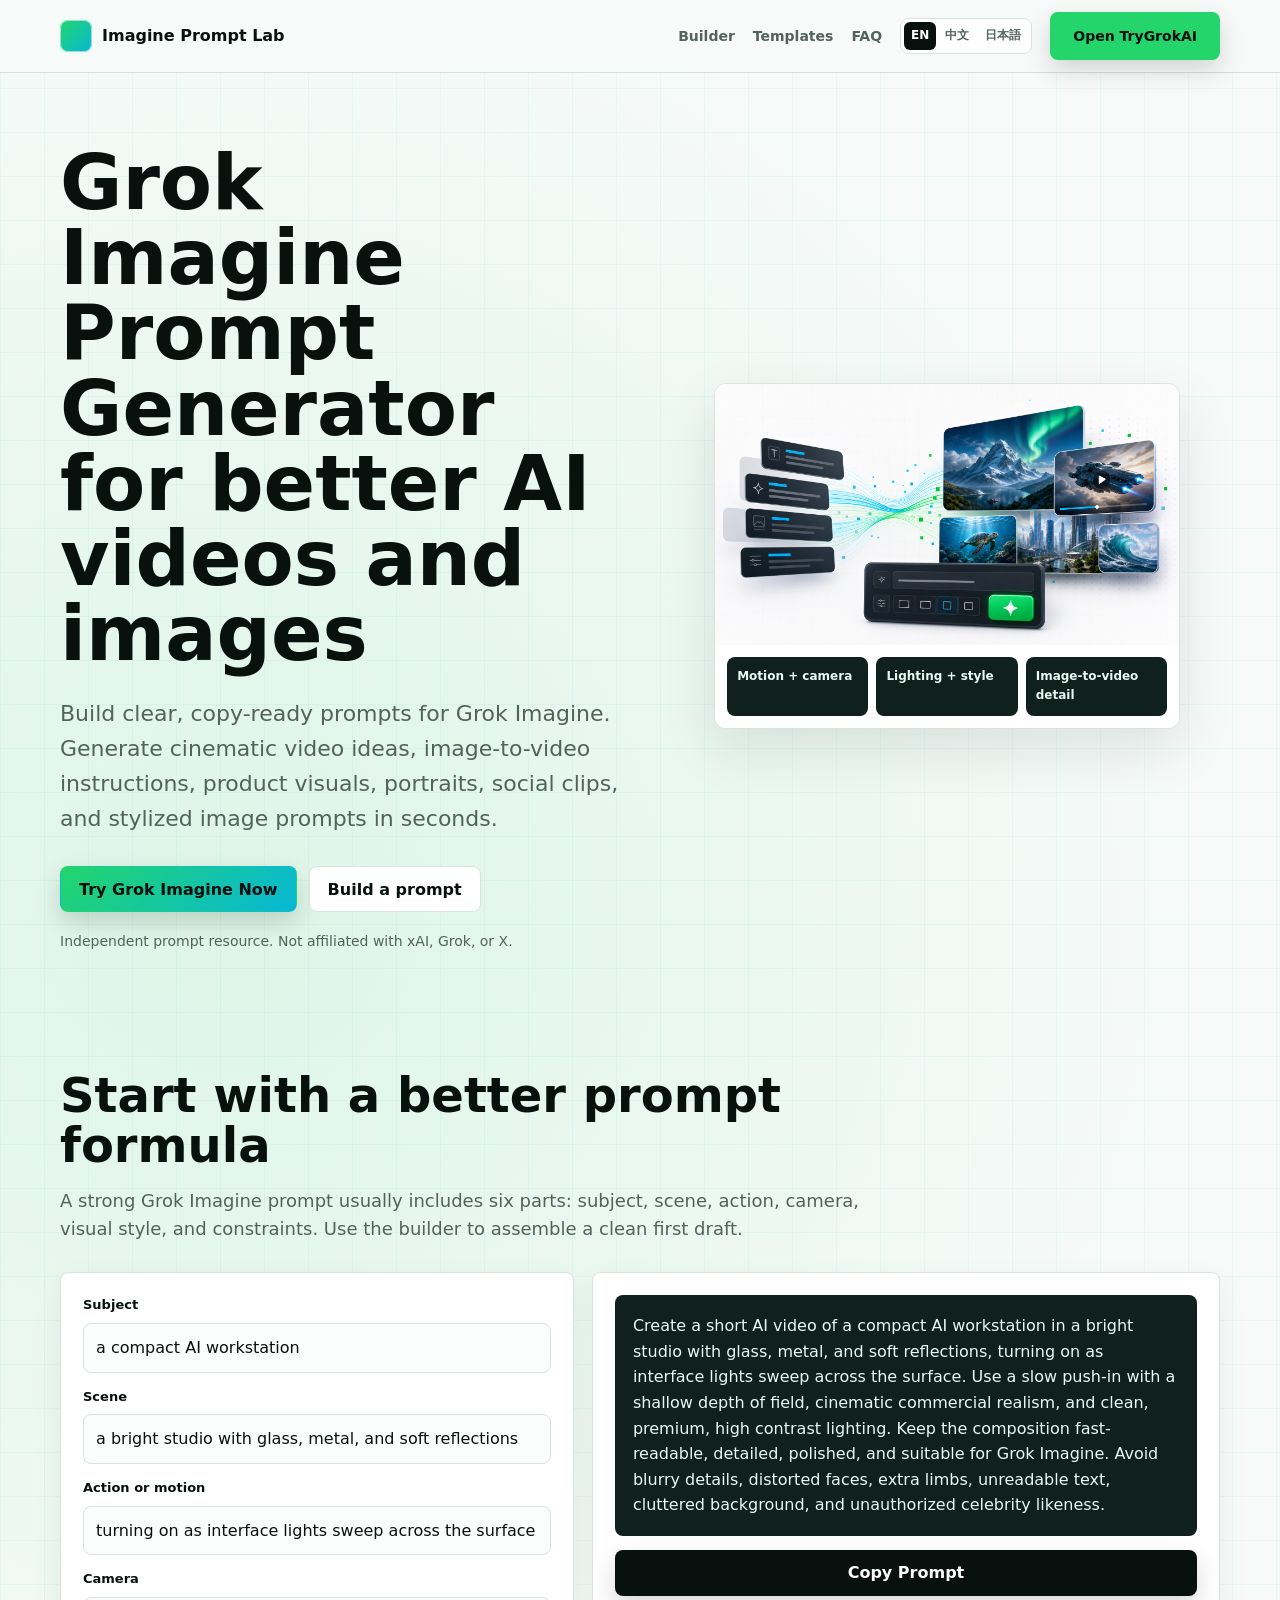
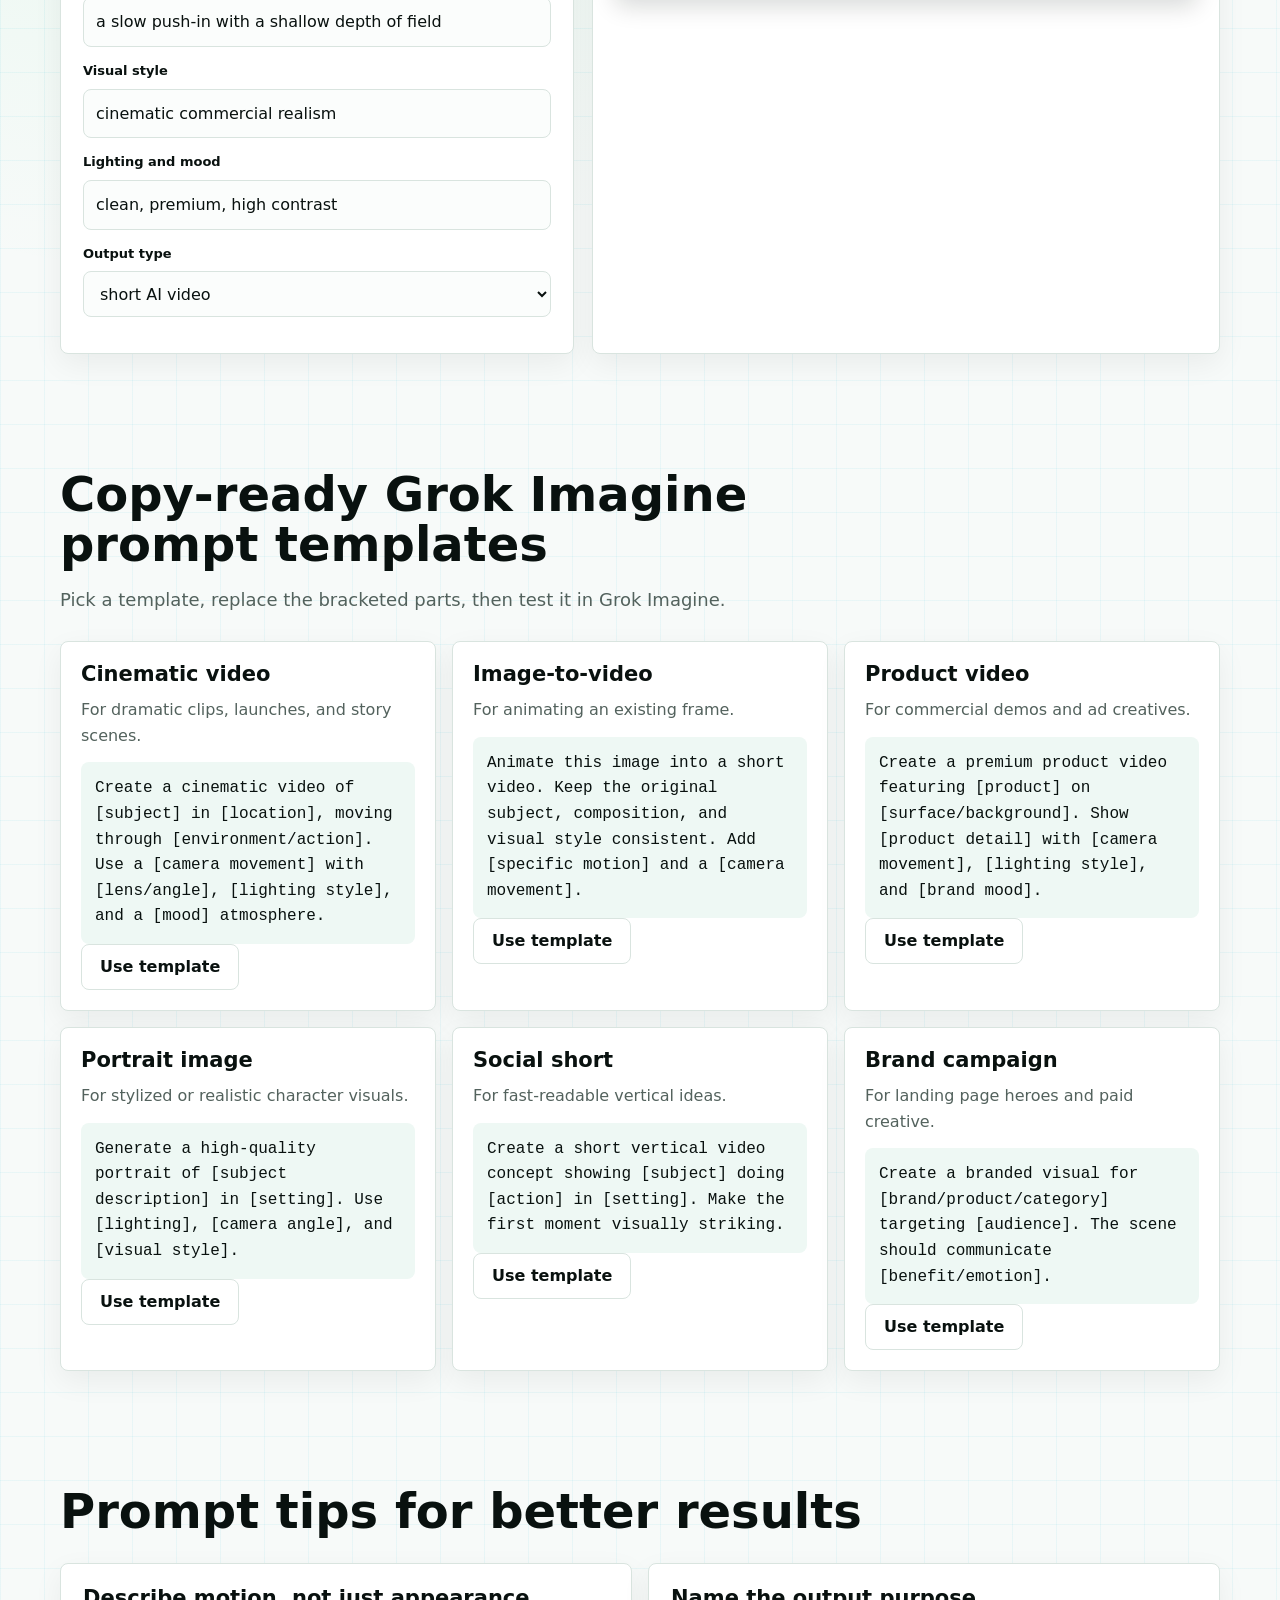
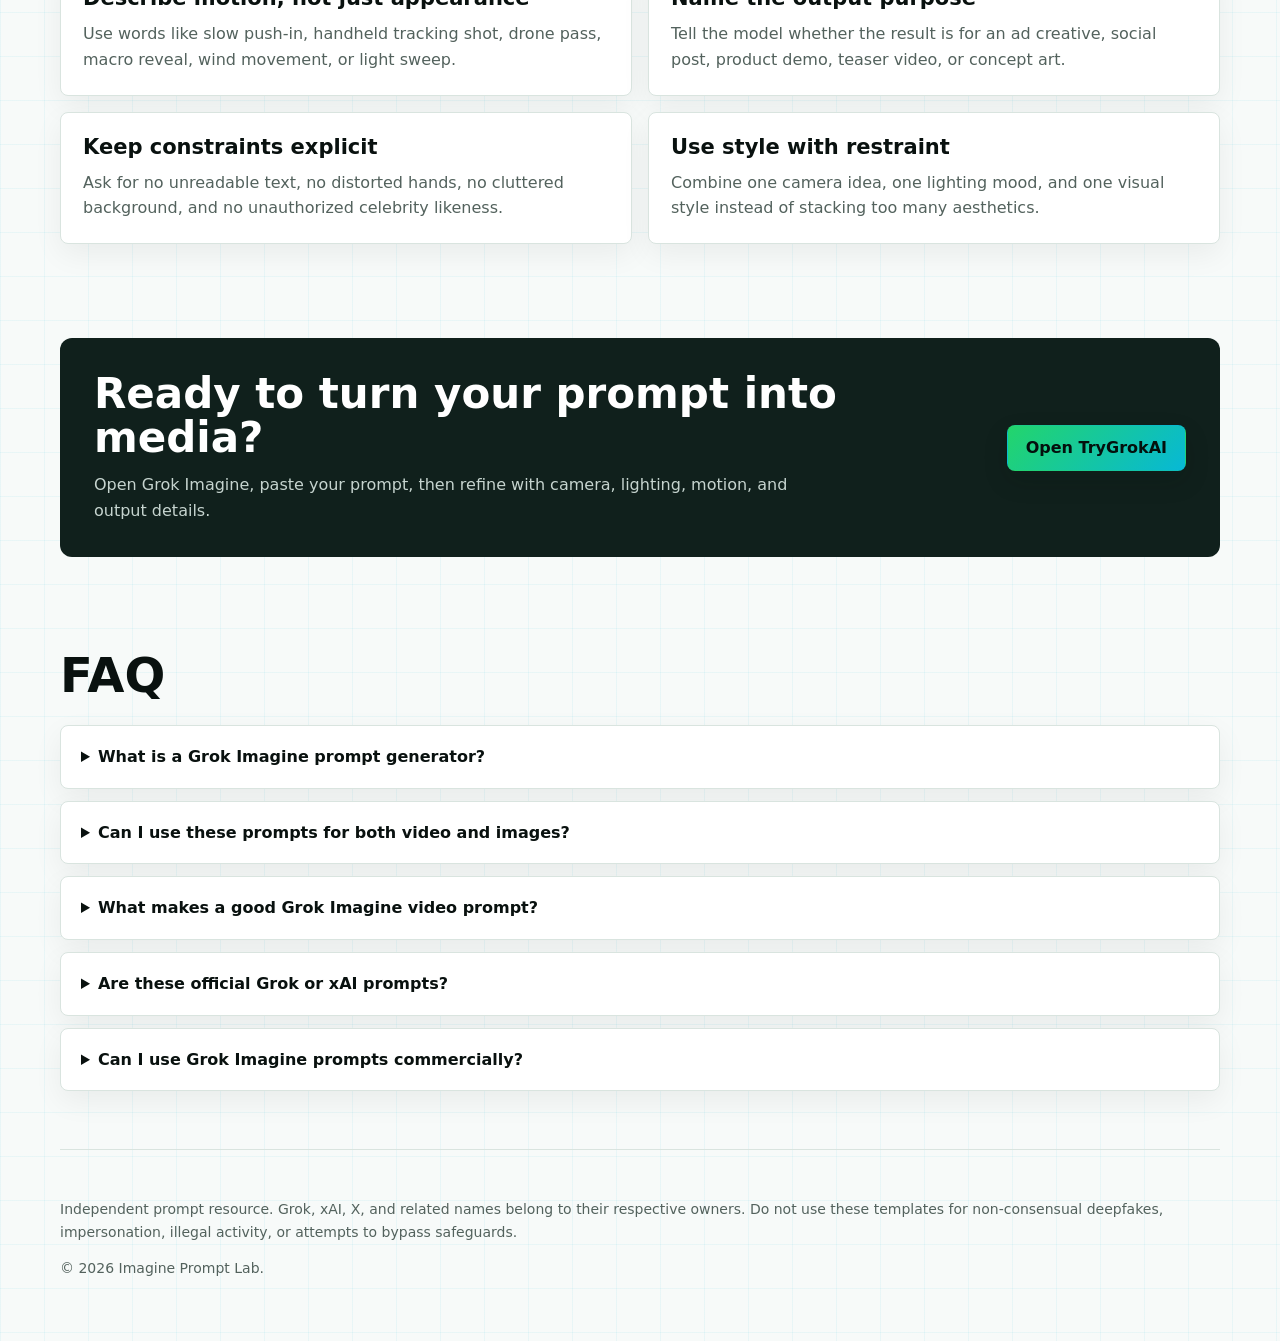
<file: index.html>
<!doctype html>
<html lang="en-US">
<head>
  <meta charset="utf-8">
  <meta name="viewport" content="width=device-width, initial-scale=1">
  <title>Grok Imagine Prompt Generator | Video & Image Prompt Templates</title>
  <meta name="description" content="Create copy-ready Grok Imagine prompts for AI videos, images, cinematic scenes, product shots, portraits, and social clips. Start with structured prompt templates.">
  <meta name="robots" content="index,follow">
  <link rel="canonical" href="https://xianyu110.github.io/grok-imagine-prompt-generator/">
  <link rel="alternate" hreflang="en-US" href="https://xianyu110.github.io/grok-imagine-prompt-generator/">
  <link rel="alternate" hreflang="zh-CN" href="https://xianyu110.github.io/grok-imagine-prompt-generator/zh-cn/">
  <link rel="alternate" hreflang="ja" href="https://xianyu110.github.io/grok-imagine-prompt-generator/ja/">
  <link rel="alternate" hreflang="x-default" href="https://xianyu110.github.io/grok-imagine-prompt-generator/">
  <meta property="og:title" content="Grok Imagine Prompt Generator">
  <meta property="og:description" content="Build clear, copy-ready prompts for Grok Imagine video, image, and image-to-video workflows.">
  <meta property="og:type" content="website">
  <meta property="og:url" content="https://xianyu110.github.io/grok-imagine-prompt-generator/">
  <meta property="og:locale" content="en_US">
  <meta property="og:locale:alternate" content="zh_CN">
  <meta property="og:locale:alternate" content="ja_JP">
  <meta property="og:image" content="https://xianyu110.github.io/grok-imagine-prompt-generator/assets/hero.png">
  <meta name="twitter:card" content="summary_large_image">
  <meta name="twitter:title" content="Grok Imagine Prompt Generator">
  <meta name="twitter:description" content="Build clear, copy-ready prompts for Grok Imagine video, image, and image-to-video workflows.">
  <meta name="twitter:image" content="https://xianyu110.github.io/grok-imagine-prompt-generator/assets/hero.png">
  <link rel="stylesheet" href="styles.css">
  <script type="application/ld+json">
  {
    "@context": "https://schema.org",
    "@type": "FAQPage",
    "mainEntity": [
      {"@type": "Question", "name": "What is a Grok Imagine prompt generator?", "acceptedAnswer": {"@type": "Answer", "text": "A Grok Imagine prompt generator helps you turn a rough idea into a structured prompt for AI image or video generation. It organizes details like subject, motion, camera, lighting, style, and output format."}},
      {"@type": "Question", "name": "Can I use these prompts for both video and images?", "acceptedAnswer": {"@type": "Answer", "text": "Yes. The templates are written for visual generation workflows, including image prompts, video prompts, and image-to-video animation prompts."}},
      {"@type": "Question", "name": "What makes a good Grok Imagine video prompt?", "acceptedAnswer": {"@type": "Answer", "text": "A good video prompt describes movement clearly. Include the subject, action, camera motion, scene, lighting, mood, and intended use case."}},
      {"@type": "Question", "name": "Are these official Grok or xAI prompts?", "acceptedAnswer": {"@type": "Answer", "text": "No. This is an independent prompt resource and is not affiliated with xAI, Grok, or X."}},
      {"@type": "Question", "name": "Can I use Grok Imagine prompts commercially?", "acceptedAnswer": {"@type": "Answer", "text": "Commercial use depends on the platform terms, your input materials, and the rights attached to generated outputs. Always review the latest terms before using AI-generated media in ads, products, or client work."}}
    ]
  }
  </script>
</head>
<body>
  <header class="site-header">
    <nav class="nav" aria-label="Main navigation">
      <a class="brand" href="#top"><span class="brand-mark" aria-hidden="true"></span><span>Imagine Prompt Lab</span></a>
      <div class="nav-links">
        <a href="#builder">Builder</a>
        <a href="#templates">Templates</a>
        <a href="#faq">FAQ</a>
        <span class="language-switch" aria-label="Language versions">
          <a aria-current="page" href="./">EN</a>
          <a href="zh-cn/">中文</a>
          <a href="ja/">日本語</a>
        </span>
        <a class="button top-cta" href="https://trygrokai.asia/list/" rel="nofollow sponsored">Open TryGrokAI</a>
      </div>
    </nav>
  </header>

  <main id="top">
    <section class="hero">
      <div>
        <h1>Grok Imagine Prompt Generator for better AI videos and images</h1>
        <p class="hero-copy">Build clear, copy-ready prompts for Grok Imagine. Generate cinematic video ideas, image-to-video instructions, product visuals, portraits, social clips, and stylized image prompts in seconds.</p>
        <div class="hero-actions">
          <a class="button primary" href="https://trygrokai.asia/list/" rel="nofollow sponsored">Try Grok Imagine Now</a>
          <a class="button secondary" href="#builder">Build a prompt</a>
        </div>
        <p class="hero-note">Independent prompt resource. Not affiliated with xAI, Grok, or X.</p>
      </div>
      <figure class="hero-card" aria-label="Abstract prompt generator interface">
        <img src="assets/hero.png" alt="Abstract prompt cards flowing into AI image and video thumbnails">
        <figcaption class="prompt-ribbon">
          <span>Motion + camera</span>
          <span>Lighting + style</span>
          <span>Image-to-video detail</span>
        </figcaption>
      </figure>
    </section>

    <section class="section" id="builder">
      <h2>Start with a better prompt formula</h2>
      <p class="section-lede">A strong Grok Imagine prompt usually includes six parts: subject, scene, action, camera, visual style, and constraints. Use the builder to assemble a clean first draft.</p>
      <div class="builder">
        <form class="panel">
          <div class="field">
            <label for="subject">Subject</label>
            <input id="subject" value="a compact AI workstation">
          </div>
          <div class="field">
            <label for="scene">Scene</label>
            <input id="scene" value="a bright studio with glass, metal, and soft reflections">
          </div>
          <div class="field">
            <label for="action">Action or motion</label>
            <input id="action" value="turning on as interface lights sweep across the surface">
          </div>
          <div class="field">
            <label for="camera">Camera</label>
            <input id="camera" value="a slow push-in with a shallow depth of field">
          </div>
          <div class="field">
            <label for="style">Visual style</label>
            <input id="style" value="cinematic commercial realism">
          </div>
          <div class="field">
            <label for="mood">Lighting and mood</label>
            <input id="mood" value="clean, premium, high contrast">
          </div>
          <div class="field">
            <label for="format">Output type</label>
            <select id="format">
              <option>short AI video</option>
              <option>image prompt</option>
              <option>image-to-video animation</option>
              <option>social media short</option>
              <option>product visual</option>
            </select>
          </div>
        </form>
        <div class="output">
          <div id="prompt-output" class="output-text" aria-live="polite"></div>
          <button id="copy-prompt" type="button">Copy Prompt</button>
        </div>
      </div>
    </section>

    <section class="section" id="templates">
      <h2>Copy-ready Grok Imagine prompt templates</h2>
      <p class="section-lede">Pick a template, replace the bracketed parts, then test it in Grok Imagine.</p>
      <div class="grid">
        <article class="template-card">
          <h3>Cinematic video</h3>
          <p>For dramatic clips, launches, and story scenes.</p>
          <code>Create a cinematic video of [subject] in [location], moving through [environment/action]. Use a [camera movement] with [lens/angle], [lighting style], and a [mood] atmosphere.</code>
          <button class="secondary" type="button" data-template="Create a cinematic video of [subject] in [location], moving through [environment/action]. Use a [camera movement] with [lens/angle], [lighting style], and a [mood] atmosphere. The scene should feel [genre/style], with natural motion, rich detail, and a polished film look.">Use template</button>
        </article>
        <article class="template-card">
          <h3>Image-to-video</h3>
          <p>For animating an existing frame.</p>
          <code>Animate this image into a short video. Keep the original subject, composition, and visual style consistent. Add [specific motion] and a [camera movement].</code>
          <button class="secondary" type="button" data-template="Animate this image into a short video. Keep the original subject, composition, and visual style consistent. Add [specific motion], subtle environmental movement such as [wind/light/water/particles], and a [camera movement]. Preserve identity, colors, and details while making the scene feel alive.">Use template</button>
        </article>
        <article class="template-card">
          <h3>Product video</h3>
          <p>For commercial demos and ad creatives.</p>
          <code>Create a premium product video featuring [product] on [surface/background]. Show [product detail] with [camera movement], [lighting style], and [brand mood].</code>
          <button class="secondary" type="button" data-template="Create a premium product video featuring [product] on [surface/background]. Show [product detail] with [camera movement], [lighting style], and [brand mood]. Emphasize texture, materials, usability, and a clean commercial look suitable for [ad/social/website].">Use template</button>
        </article>
        <article class="template-card">
          <h3>Portrait image</h3>
          <p>For stylized or realistic character visuals.</p>
          <code>Generate a high-quality portrait of [subject description] in [setting]. Use [lighting], [camera angle], and [visual style].</code>
          <button class="secondary" type="button" data-template="Generate a high-quality portrait of [subject description] in [setting]. Use [lighting], [camera angle], and [visual style]. The expression should feel [emotion], with detailed skin texture, natural posture, realistic clothing, and a clean background.">Use template</button>
        </article>
        <article class="template-card">
          <h3>Social short</h3>
          <p>For fast-readable vertical ideas.</p>
          <code>Create a short vertical video concept showing [subject] doing [action] in [setting]. Make the first moment visually striking.</code>
          <button class="secondary" type="button" data-template="Create a short vertical video concept showing [subject] doing [action] in [setting]. Make the first moment visually striking, with fast-readable composition, strong motion, [style], and a clear mood. Optimized for TikTok, Reels, and Shorts.">Use template</button>
        </article>
        <article class="template-card">
          <h3>Brand campaign</h3>
          <p>For landing page heroes and paid creative.</p>
          <code>Create a branded visual for [brand/product/category] targeting [audience]. The scene should communicate [benefit/emotion].</code>
          <button class="secondary" type="button" data-template="Create a branded visual for [brand/product/category] targeting [audience]. The scene should communicate [benefit/emotion], using [color palette], [composition], and [style]. Keep it clean, premium, and suitable for a landing page hero or paid ad creative.">Use template</button>
        </article>
      </div>
    </section>

    <section class="section">
      <h2>Prompt tips for better results</h2>
      <div class="tips">
        <article class="tip"><h3>Describe motion, not just appearance</h3><p>Use words like slow push-in, handheld tracking shot, drone pass, macro reveal, wind movement, or light sweep.</p></article>
        <article class="tip"><h3>Name the output purpose</h3><p>Tell the model whether the result is for an ad creative, social post, product demo, teaser video, or concept art.</p></article>
        <article class="tip"><h3>Keep constraints explicit</h3><p>Ask for no unreadable text, no distorted hands, no cluttered background, and no unauthorized celebrity likeness.</p></article>
        <article class="tip"><h3>Use style with restraint</h3><p>Combine one camera idea, one lighting mood, and one visual style instead of stacking too many aesthetics.</p></article>
      </div>
    </section>

    <section class="cta-band">
      <div>
        <h2>Ready to turn your prompt into media?</h2>
        <p>Open Grok Imagine, paste your prompt, then refine with camera, lighting, motion, and output details.</p>
      </div>
      <a class="button primary" href="https://trygrokai.asia/list/" rel="nofollow sponsored">Open TryGrokAI</a>
    </section>

    <section class="section" id="faq">
      <h2>FAQ</h2>
      <div class="faq-list">
        <details class="faq-item"><summary>What is a Grok Imagine prompt generator?</summary><p>It helps turn a rough idea into a structured prompt for AI image or video generation, including subject, motion, camera, lighting, style, and output format.</p></details>
        <details class="faq-item"><summary>Can I use these prompts for both video and images?</summary><p>Yes. The templates cover image prompts, video prompts, and image-to-video animation prompts.</p></details>
        <details class="faq-item"><summary>What makes a good Grok Imagine video prompt?</summary><p>A good video prompt describes movement clearly and includes subject, action, camera motion, scene, lighting, mood, and intended use case.</p></details>
        <details class="faq-item"><summary>Are these official Grok or xAI prompts?</summary><p>No. This is an independent prompt resource and is not affiliated with xAI, Grok, or X.</p></details>
        <details class="faq-item"><summary>Can I use Grok Imagine prompts commercially?</summary><p>Commercial use depends on platform terms, input rights, and generated output rights. Review the latest terms before commercial use.</p></details>
      </div>
    </section>
  </main>

  <footer class="footer">
    <p>Independent prompt resource. Grok, xAI, X, and related names belong to their respective owners. Do not use these templates for non-consensual deepfakes, impersonation, illegal activity, or attempts to bypass safeguards.</p>
    <p>&copy; <span data-year></span> Imagine Prompt Lab.</p>
  </footer>

  <script src="script.js"></script>
</body>
</html>
</file>
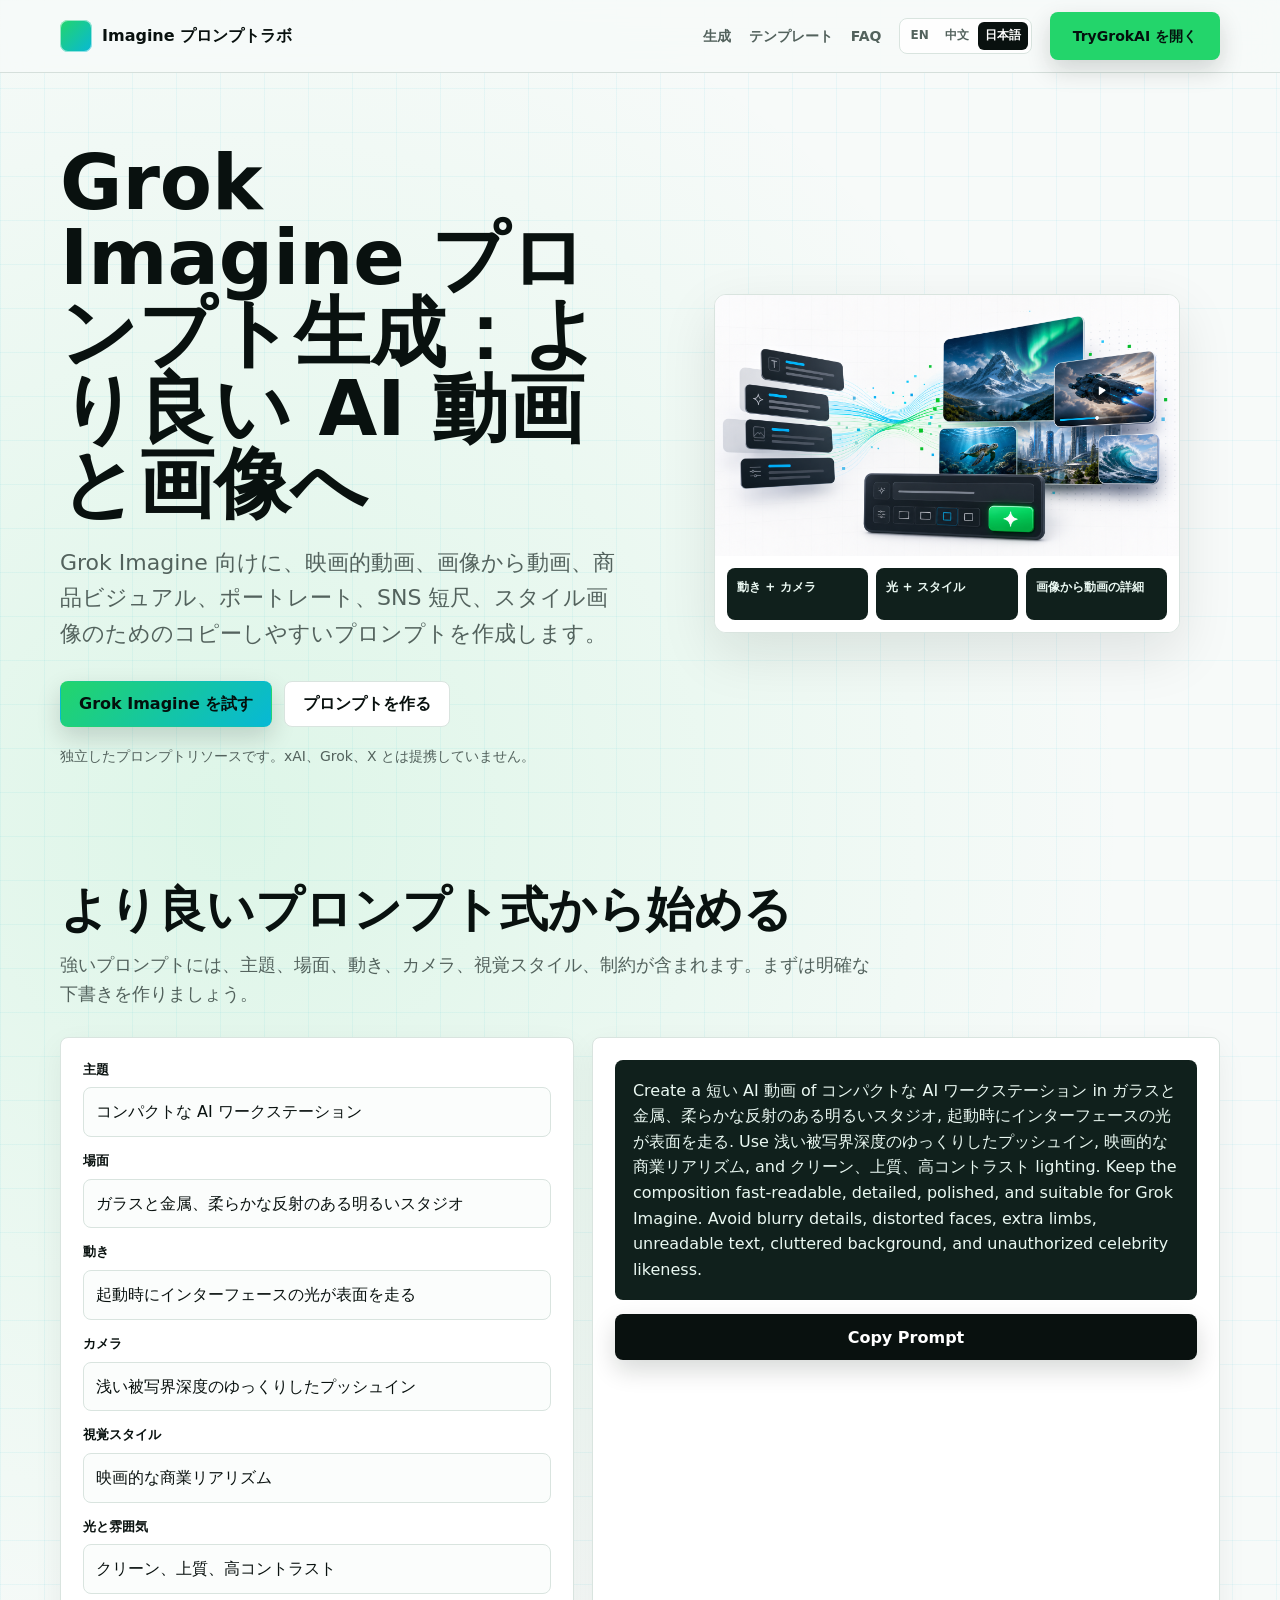
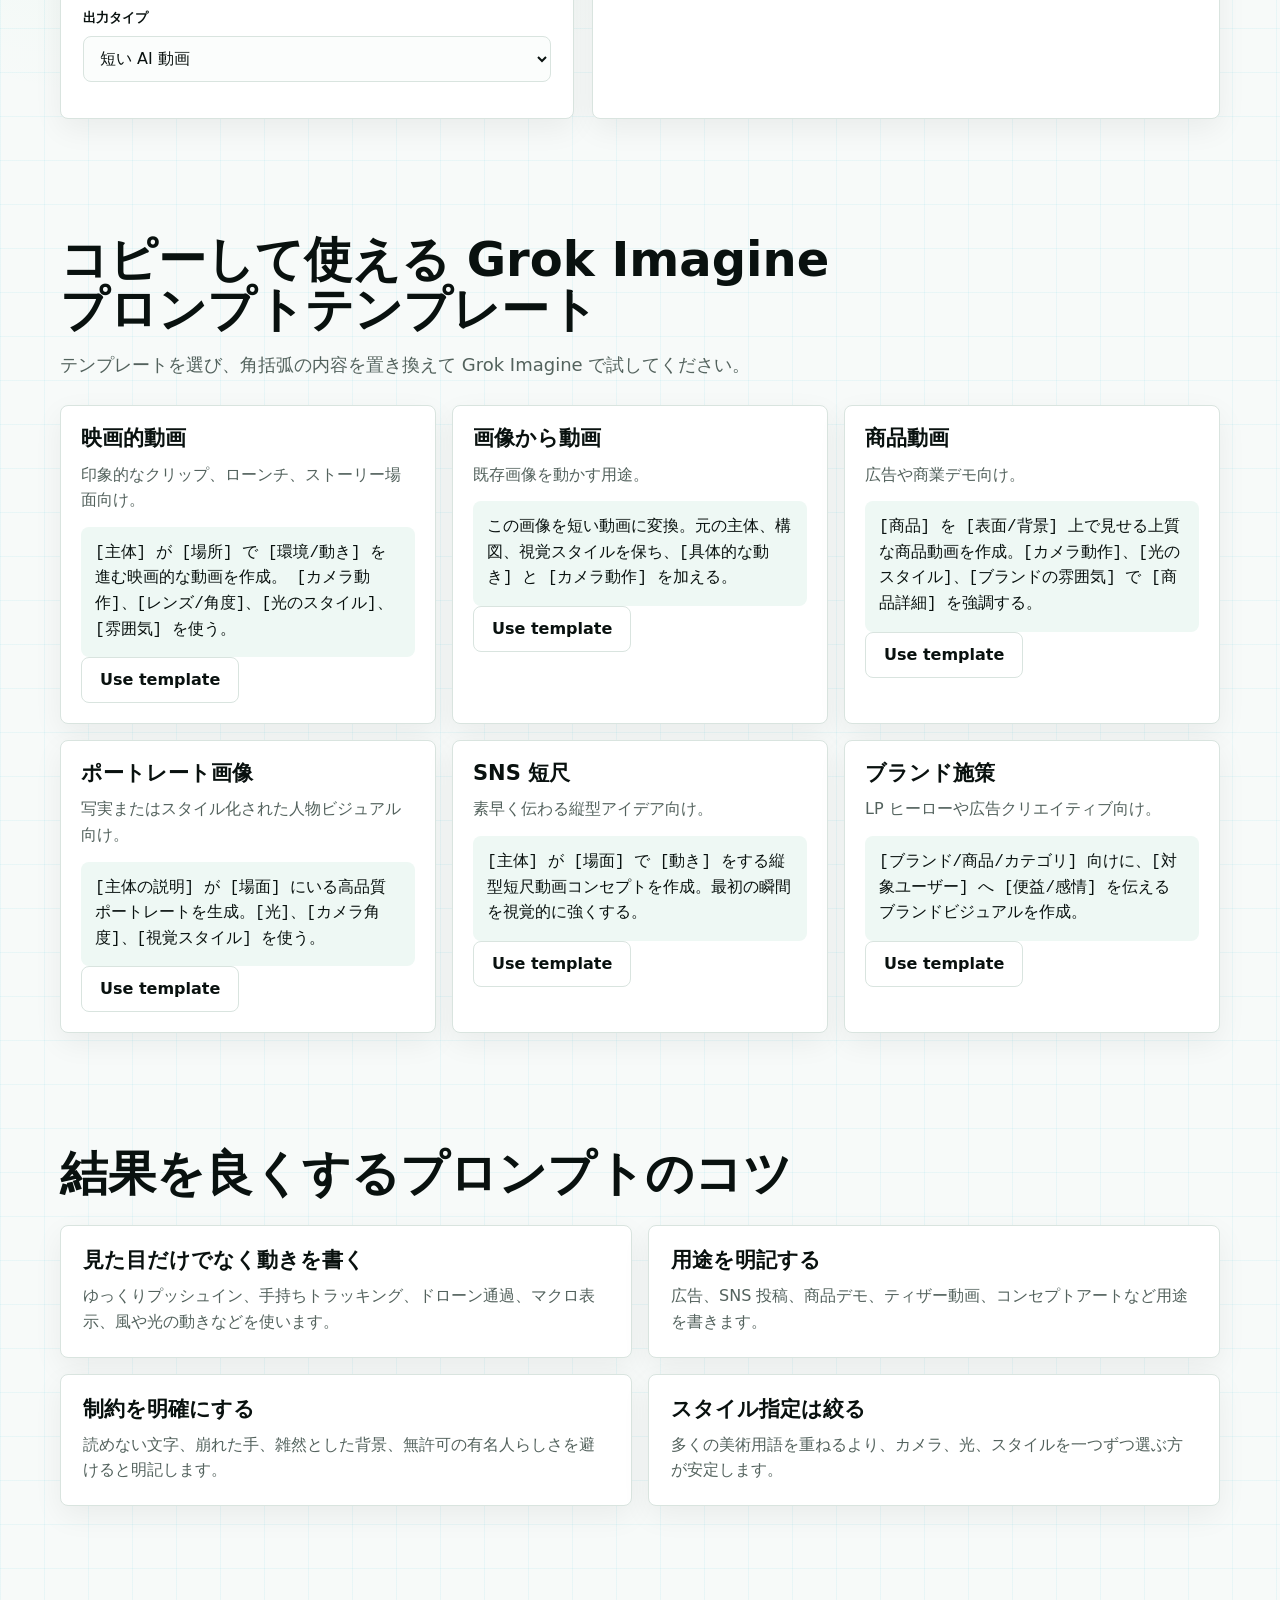
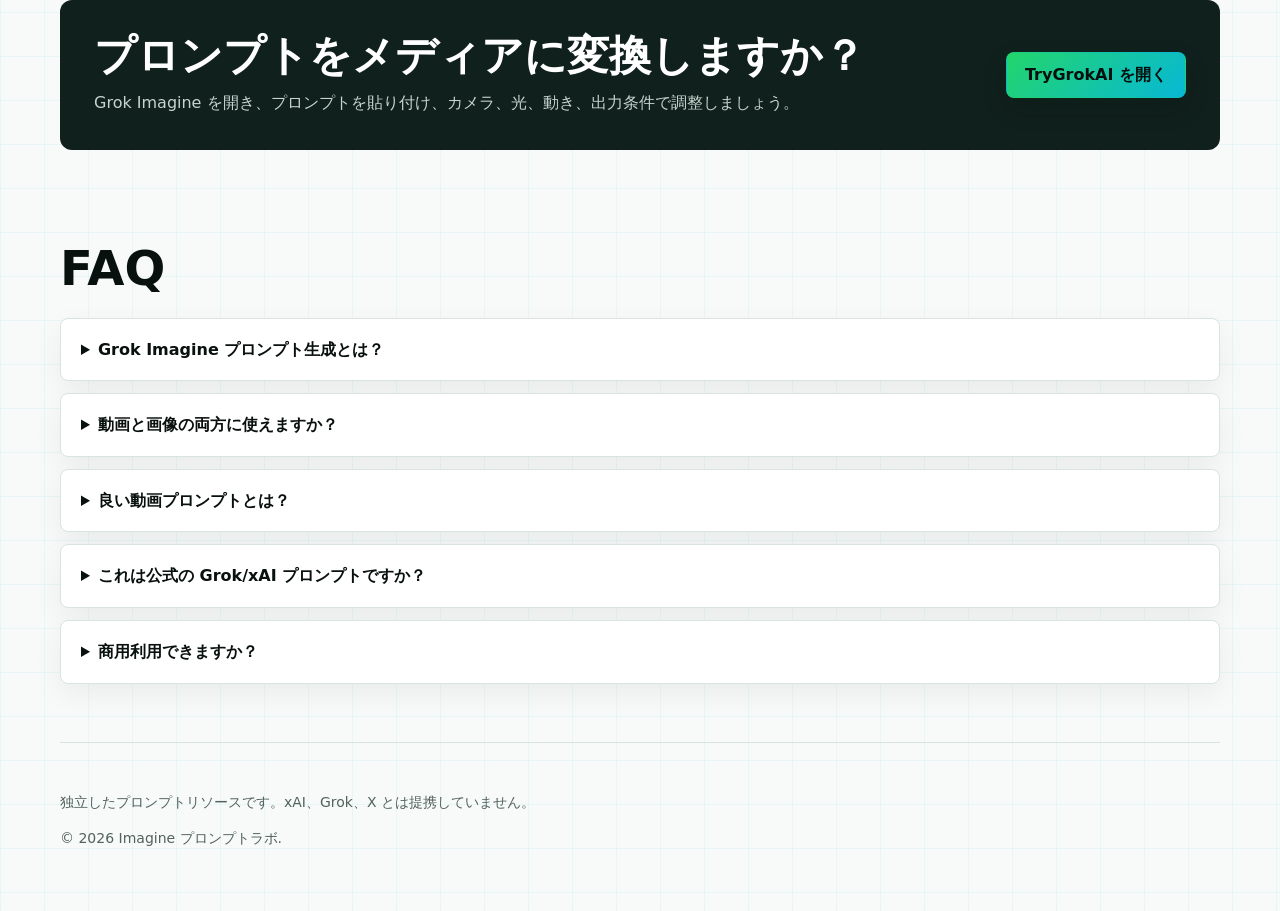
<file: ja/index.html>
<!doctype html><html lang="ja"><head><meta charset="utf-8"><meta name="viewport" content="width=device-width, initial-scale=1"><title>Grok Imagine プロンプト生成｜動画・画像テンプレート</title><meta name="description" content="Grok Imagine 向けに、AI 動画、画像、映画的シーン、商品ビジュアル、ポートレート、SNS 短尺向けのコピー可能なプロンプトを作成します。"><meta name="robots" content="index,follow"><link rel="canonical" href="https://xianyu110.github.io/grok-imagine-prompt-generator/ja/">
  <link rel="alternate" hreflang="en-US" href="https://xianyu110.github.io/grok-imagine-prompt-generator/">
  <link rel="alternate" hreflang="zh-CN" href="https://xianyu110.github.io/grok-imagine-prompt-generator/zh-cn/">
  <link rel="alternate" hreflang="ja" href="https://xianyu110.github.io/grok-imagine-prompt-generator/ja/">
  <link rel="alternate" hreflang="x-default" href="https://xianyu110.github.io/grok-imagine-prompt-generator/">
<meta property="og:title" content="Grok Imagine プロンプト生成"><meta property="og:description" content="Grok Imagine の動画、画像、画像から動画へのワークフロー向けに構造化プロンプトを作成します。"><meta property="og:type" content="website"><meta property="og:url" content="https://xianyu110.github.io/grok-imagine-prompt-generator/ja/"><meta property="og:locale" content="ja_JP"><meta property="og:image" content="https://xianyu110.github.io/grok-imagine-prompt-generator/assets/hero.png"><meta name="twitter:card" content="summary_large_image"><meta name="twitter:title" content="Grok Imagine プロンプト生成"><meta name="twitter:description" content="Grok Imagine の動画、画像、画像から動画へのワークフロー向けに構造化プロンプトを作成します。"><meta name="twitter:image" content="https://xianyu110.github.io/grok-imagine-prompt-generator/assets/hero.png"><link rel="stylesheet" href="../styles.css"><script type="application/ld+json">{
  "@context": "https://schema.org",
  "@type": "FAQPage",
  "mainEntity": [
    {
      "@type": "Question",
      "name": "Grok Imagine プロンプト生成とは？",
      "acceptedAnswer": {
        "@type": "Answer",
        "text": "粗いアイデアを、画像・動画生成向けの構造化プロンプトに変換するためのツールです。"
      }
    },
    {
      "@type": "Question",
      "name": "動画と画像の両方に使えますか？",
      "acceptedAnswer": {
        "@type": "Answer",
        "text": "はい。画像、動画、画像から動画へのアニメーション向けテンプレートを含みます。"
      }
    },
    {
      "@type": "Question",
      "name": "良い動画プロンプトとは？",
      "acceptedAnswer": {
        "@type": "Answer",
        "text": "主題、動き、カメラ、場面、光、雰囲気、用途を明確に書いたものです。"
      }
    },
    {
      "@type": "Question",
      "name": "これは公式の Grok/xAI プロンプトですか？",
      "acceptedAnswer": {
        "@type": "Answer",
        "text": "いいえ。独立したプロンプトリソースであり、xAI、Grok、X とは提携していません。"
      }
    },
    {
      "@type": "Question",
      "name": "商用利用できますか？",
      "acceptedAnswer": {
        "@type": "Answer",
        "text": "商用利用はプラットフォーム規約、入力素材、生成物の権利に依存します。最新の規約を確認してください。"
      }
    }
  ]
}</script><script type="application/ld+json">{
  "@context": "https://schema.org",
  "@type": "WebPage",
  "name": "Grok Imagine プロンプト生成｜動画・画像テンプレート",
  "description": "Grok Imagine 向けに、AI 動画、画像、映画的シーン、商品ビジュアル、ポートレート、SNS 短尺向けのコピー可能なプロンプトを作成します。",
  "url": "https://xianyu110.github.io/grok-imagine-prompt-generator/ja/",
  "inLanguage": "ja",
  "isPartOf": {
    "@type": "WebSite",
    "name": "Grok Imagine プロンプト生成",
    "url": "https://xianyu110.github.io/grok-imagine-prompt-generator/"
  }
}</script></head><body><header class="site-header"><nav class="nav" aria-label="Main navigation"><a class="brand" href="#top"><span class="brand-mark" aria-hidden="true"></span><span>Imagine プロンプトラボ</span></a><div class="nav-links"><a href="#builder">生成</a>
        <a href="#templates">テンプレート</a>
        <a href="#faq">FAQ</a>
        <span class="language-switch" aria-label="Language versions">
          <a href="../">EN</a>
          <a href="../zh-cn/">中文</a>
          <a aria-current="page" href="../ja/">日本語</a>
        </span>
        <a class="button top-cta" href="https://trygrokai.asia/list/" rel="nofollow sponsored">TryGrokAI を開く</a></div></nav></header><main id="top"><section class="hero"><div><h1>Grok Imagine プロンプト生成：より良い AI 動画と画像へ</h1><p class="hero-copy">Grok Imagine 向けに、映画的動画、画像から動画、商品ビジュアル、ポートレート、SNS 短尺、スタイル画像のためのコピーしやすいプロンプトを作成します。</p><div class="hero-actions"><a class="button primary" href="https://trygrokai.asia/list/" rel="nofollow sponsored">Grok Imagine を試す</a><a class="button secondary" href="#builder">プロンプトを作る</a></div><p class="hero-note">独立したプロンプトリソースです。xAI、Grok、X とは提携していません。</p></div><figure class="hero-card"><img src="../assets/hero.png" alt="Grok Imagine prompt generator illustration"><figcaption class="prompt-ribbon"><span>動き + カメラ</span><span>光 + スタイル</span><span>画像から動画の詳細</span></figcaption></figure></section><section class="section" id="builder"><h2>より良いプロンプト式から始める</h2><p class="section-lede">強いプロンプトには、主題、場面、動き、カメラ、視覚スタイル、制約が含まれます。まずは明確な下書きを作りましょう。</p><div class="builder"><form class="panel"><div class="field"><label for="f1">主題</label><input id="f1" value="コンパクトな AI ワークステーション"></div><div class="field"><label for="f2">場面</label><input id="f2" value="ガラスと金属、柔らかな反射のある明るいスタジオ"></div><div class="field"><label for="f3">動き</label><input id="f3" value="起動時にインターフェースの光が表面を走る"></div><div class="field"><label for="f4">カメラ</label><input id="f4" value="浅い被写界深度のゆっくりしたプッシュイン"></div><div class="field"><label for="f5">視覚スタイル</label><input id="f5" value="映画的な商業リアリズム"></div><div class="field"><label for="f6">光と雰囲気</label><input id="f6" value="クリーン、上質、高コントラスト"></div><div class="field"><label for="format">出力タイプ</label><select id="format"><option>短い AI 動画</option><option>image prompt</option><option>image-to-video animation</option></select></div></form><div class="output"><div id="prompt-output" class="output-text" aria-live="polite">[主体] が [場所] で [環境/動き] を進む映画的な動画を作成。 [カメラ動作]、[レンズ/角度]、[光のスタイル]、[雰囲気] を使う。</div><button id="copy-prompt" type="button">Copy Prompt</button></div></div></section><section class="section" id="templates"><h2>コピーして使える Grok Imagine プロンプトテンプレート</h2><p class="section-lede">テンプレートを選び、角括弧の内容を置き換えて Grok Imagine で試してください。</p><div class="grid"><article class="template-card"><h3>映画的動画</h3><p>印象的なクリップ、ローンチ、ストーリー場面向け。</p><code>[主体] が [場所] で [環境/動き] を進む映画的な動画を作成。 [カメラ動作]、[レンズ/角度]、[光のスタイル]、[雰囲気] を使う。</code><button class="secondary" type="button" data-template="[主体] が [場所] で [環境/動き] を進む映画的な動画を作成。 [カメラ動作]、[レンズ/角度]、[光のスタイル]、[雰囲気] を使う。">Use template</button></article><article class="template-card"><h3>画像から動画</h3><p>既存画像を動かす用途。</p><code>この画像を短い動画に変換。元の主体、構図、視覚スタイルを保ち、[具体的な動き] と [カメラ動作] を加える。</code><button class="secondary" type="button" data-template="この画像を短い動画に変換。元の主体、構図、視覚スタイルを保ち、[具体的な動き] と [カメラ動作] を加える。">Use template</button></article><article class="template-card"><h3>商品動画</h3><p>広告や商業デモ向け。</p><code>[商品] を [表面/背景] 上で見せる上質な商品動画を作成。[カメラ動作]、[光のスタイル]、[ブランドの雰囲気] で [商品詳細] を強調する。</code><button class="secondary" type="button" data-template="[商品] を [表面/背景] 上で見せる上質な商品動画を作成。[カメラ動作]、[光のスタイル]、[ブランドの雰囲気] で [商品詳細] を強調する。">Use template</button></article><article class="template-card"><h3>ポートレート画像</h3><p>写実またはスタイル化された人物ビジュアル向け。</p><code>[主体の説明] が [場面] にいる高品質ポートレートを生成。[光]、[カメラ角度]、[視覚スタイル] を使う。</code><button class="secondary" type="button" data-template="[主体の説明] が [場面] にいる高品質ポートレートを生成。[光]、[カメラ角度]、[視覚スタイル] を使う。">Use template</button></article><article class="template-card"><h3>SNS 短尺</h3><p>素早く伝わる縦型アイデア向け。</p><code>[主体] が [場面] で [動き] をする縦型短尺動画コンセプトを作成。最初の瞬間を視覚的に強くする。</code><button class="secondary" type="button" data-template="[主体] が [場面] で [動き] をする縦型短尺動画コンセプトを作成。最初の瞬間を視覚的に強くする。">Use template</button></article><article class="template-card"><h3>ブランド施策</h3><p>LP ヒーローや広告クリエイティブ向け。</p><code>[ブランド/商品/カテゴリ] 向けに、[対象ユーザー] へ [便益/感情] を伝えるブランドビジュアルを作成。</code><button class="secondary" type="button" data-template="[ブランド/商品/カテゴリ] 向けに、[対象ユーザー] へ [便益/感情] を伝えるブランドビジュアルを作成。">Use template</button></article></div></section><section class="section"><h2>結果を良くするプロンプトのコツ</h2><div class="tips"><article class="tip"><h3>見た目だけでなく動きを書く</h3><p>ゆっくりプッシュイン、手持ちトラッキング、ドローン通過、マクロ表示、風や光の動きなどを使います。</p></article><article class="tip"><h3>用途を明記する</h3><p>広告、SNS 投稿、商品デモ、ティザー動画、コンセプトアートなど用途を書きます。</p></article><article class="tip"><h3>制約を明確にする</h3><p>読めない文字、崩れた手、雑然とした背景、無許可の有名人らしさを避けると明記します。</p></article><article class="tip"><h3>スタイル指定は絞る</h3><p>多くの美術用語を重ねるより、カメラ、光、スタイルを一つずつ選ぶ方が安定します。</p></article></div></section><section class="cta-band"><div><h2>プロンプトをメディアに変換しますか？</h2><p>Grok Imagine を開き、プロンプトを貼り付け、カメラ、光、動き、出力条件で調整しましょう。</p></div><a class="button primary" href="https://trygrokai.asia/list/" rel="nofollow sponsored">TryGrokAI を開く</a></section><section class="section" id="faq"><h2>FAQ</h2><div class="faq-list"><details class="faq-item"><summary>Grok Imagine プロンプト生成とは？</summary><p>粗いアイデアを、画像・動画生成向けの構造化プロンプトに変換するためのツールです。</p></details><details class="faq-item"><summary>動画と画像の両方に使えますか？</summary><p>はい。画像、動画、画像から動画へのアニメーション向けテンプレートを含みます。</p></details><details class="faq-item"><summary>良い動画プロンプトとは？</summary><p>主題、動き、カメラ、場面、光、雰囲気、用途を明確に書いたものです。</p></details><details class="faq-item"><summary>これは公式の Grok/xAI プロンプトですか？</summary><p>いいえ。独立したプロンプトリソースであり、xAI、Grok、X とは提携していません。</p></details><details class="faq-item"><summary>商用利用できますか？</summary><p>商用利用はプラットフォーム規約、入力素材、生成物の権利に依存します。最新の規約を確認してください。</p></details></div></section></main><footer class="footer"><p>独立したプロンプトリソースです。xAI、Grok、X とは提携していません。</p><p>&copy; <span data-year></span> Imagine プロンプトラボ.</p></footer><script src="../script.js"></script></body></html>
</file>
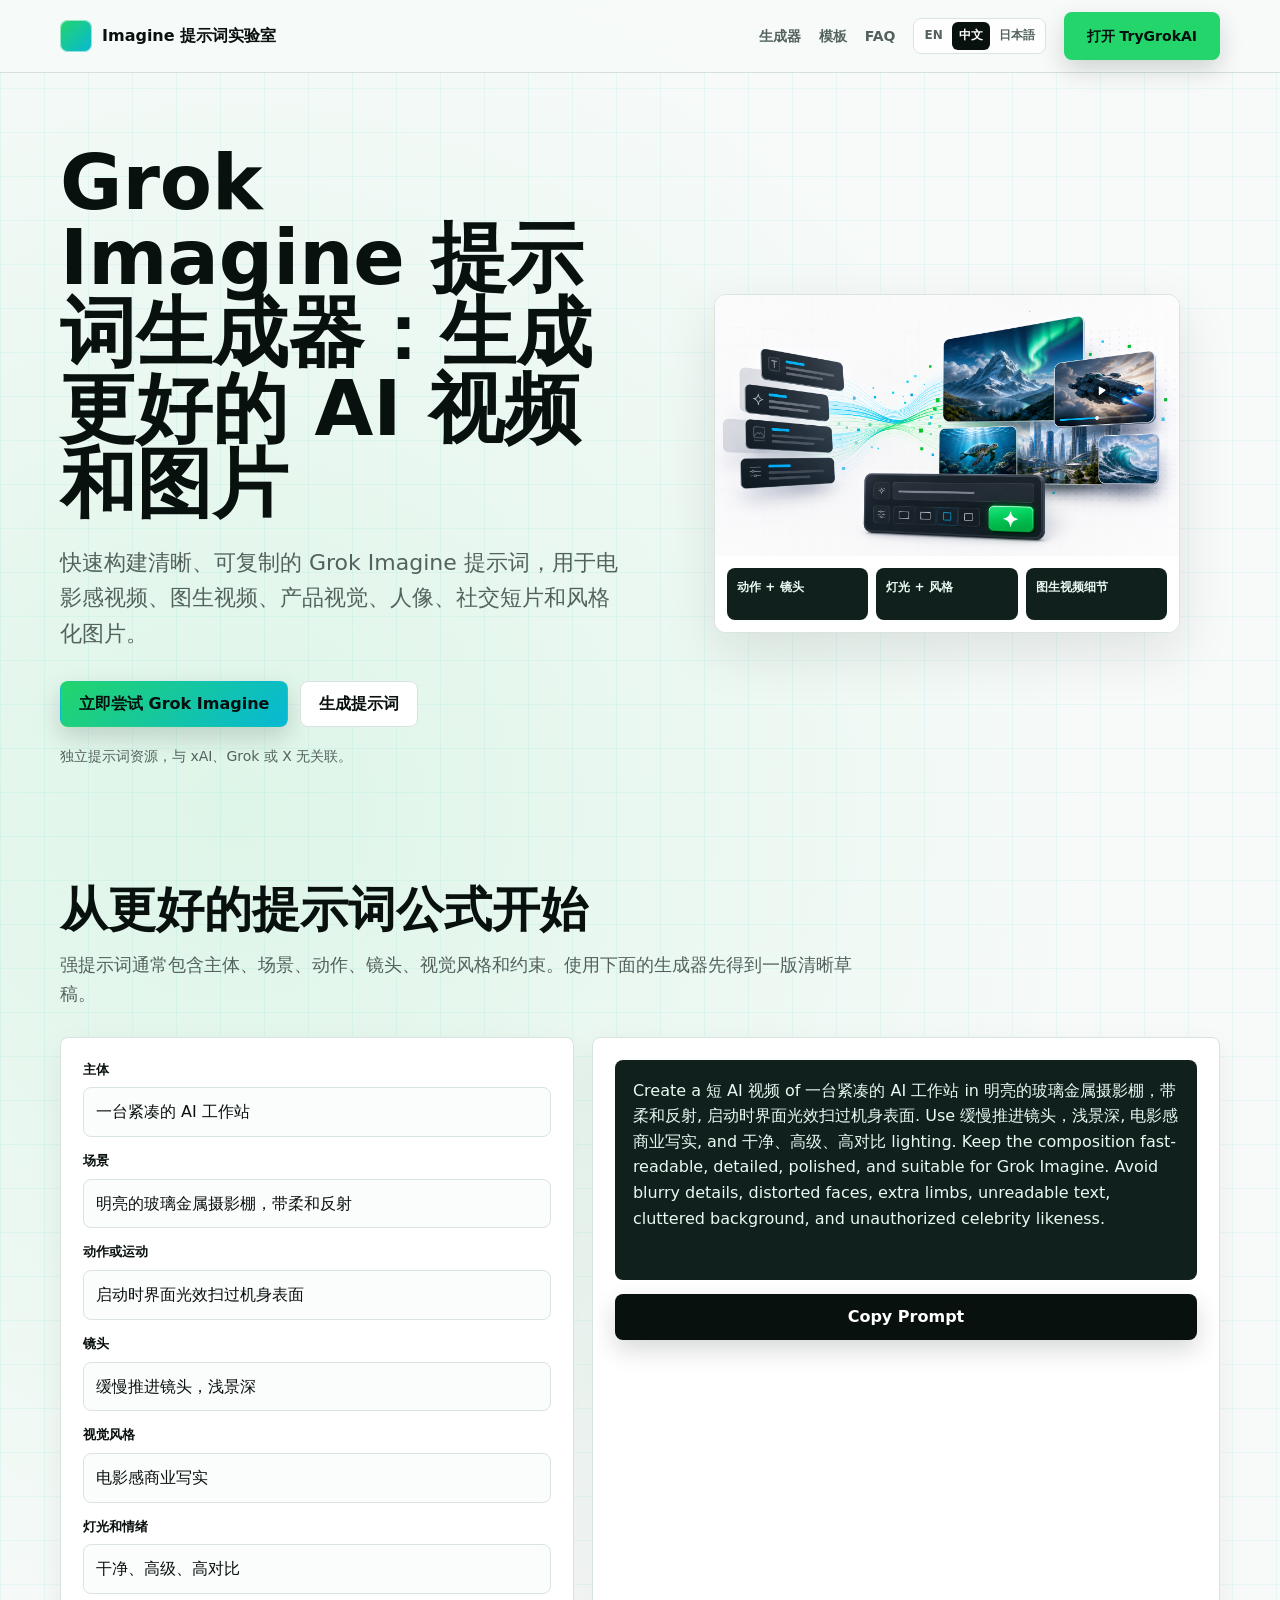
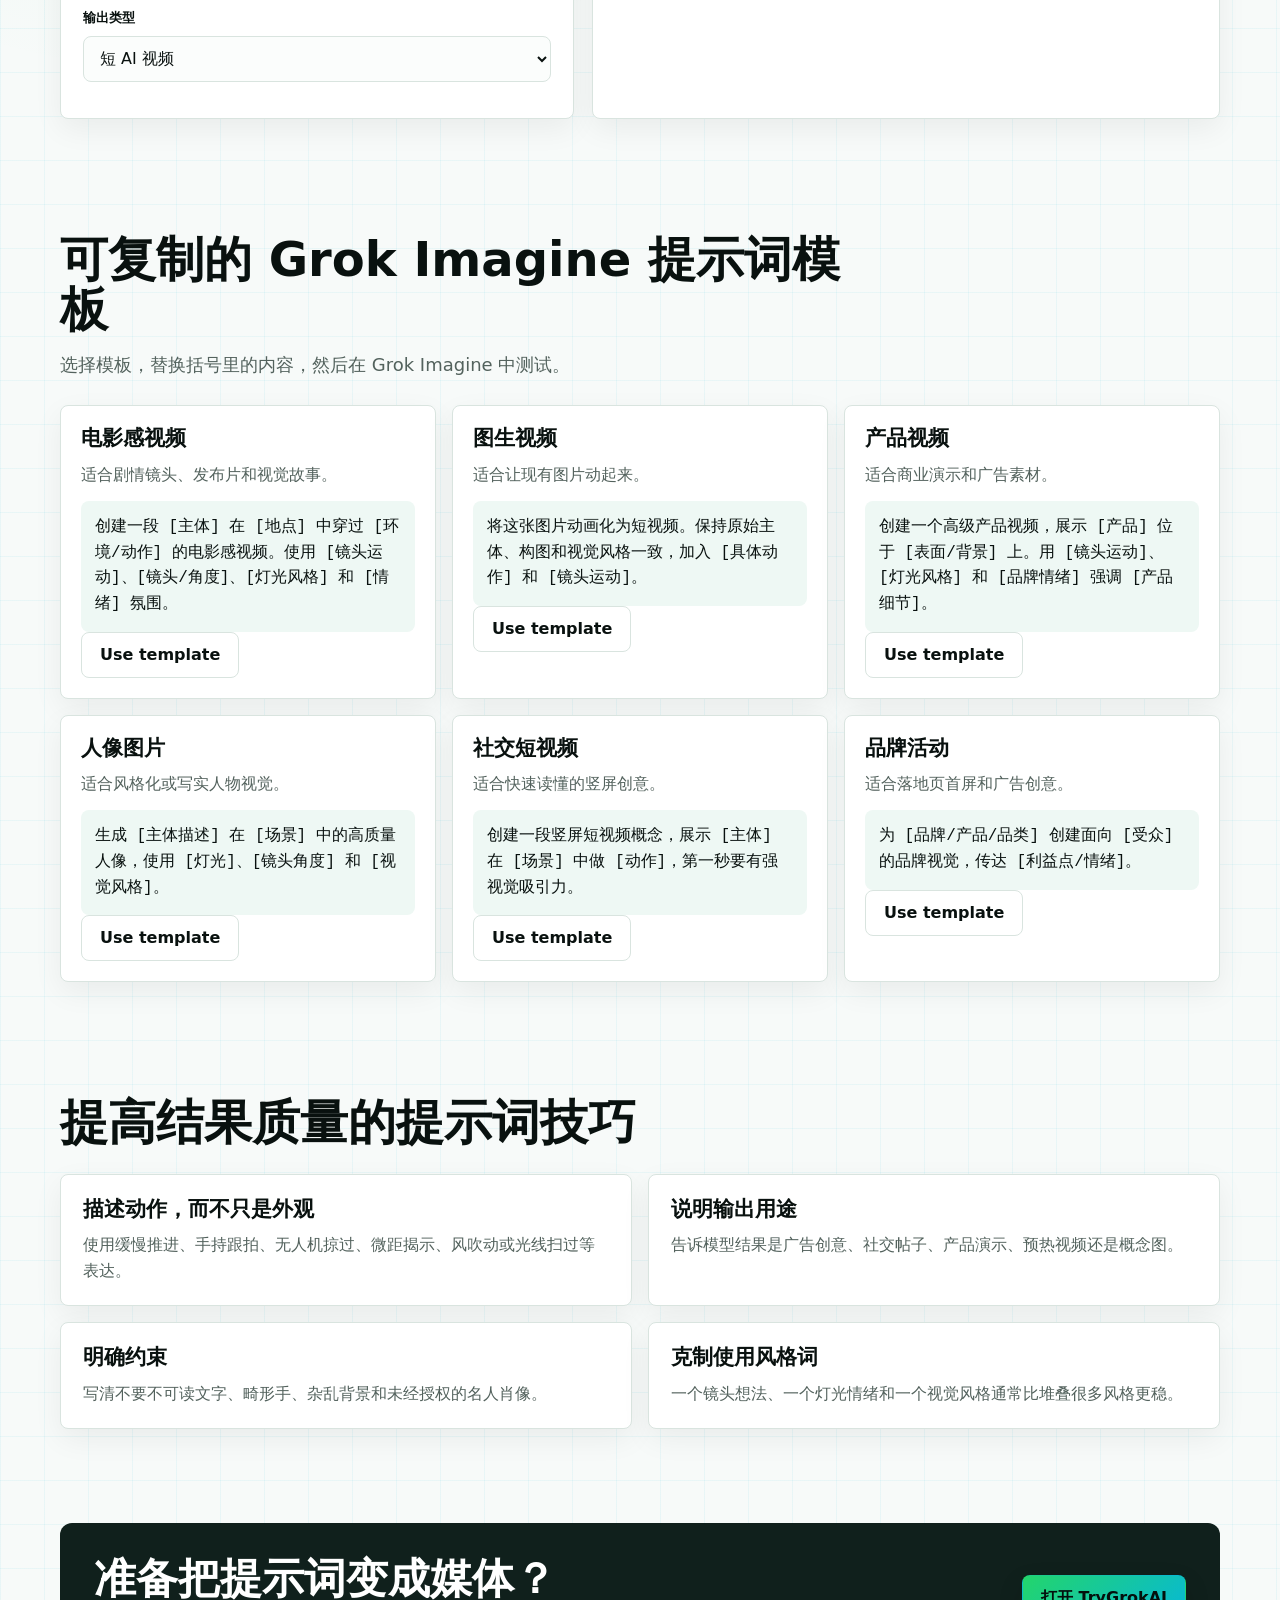
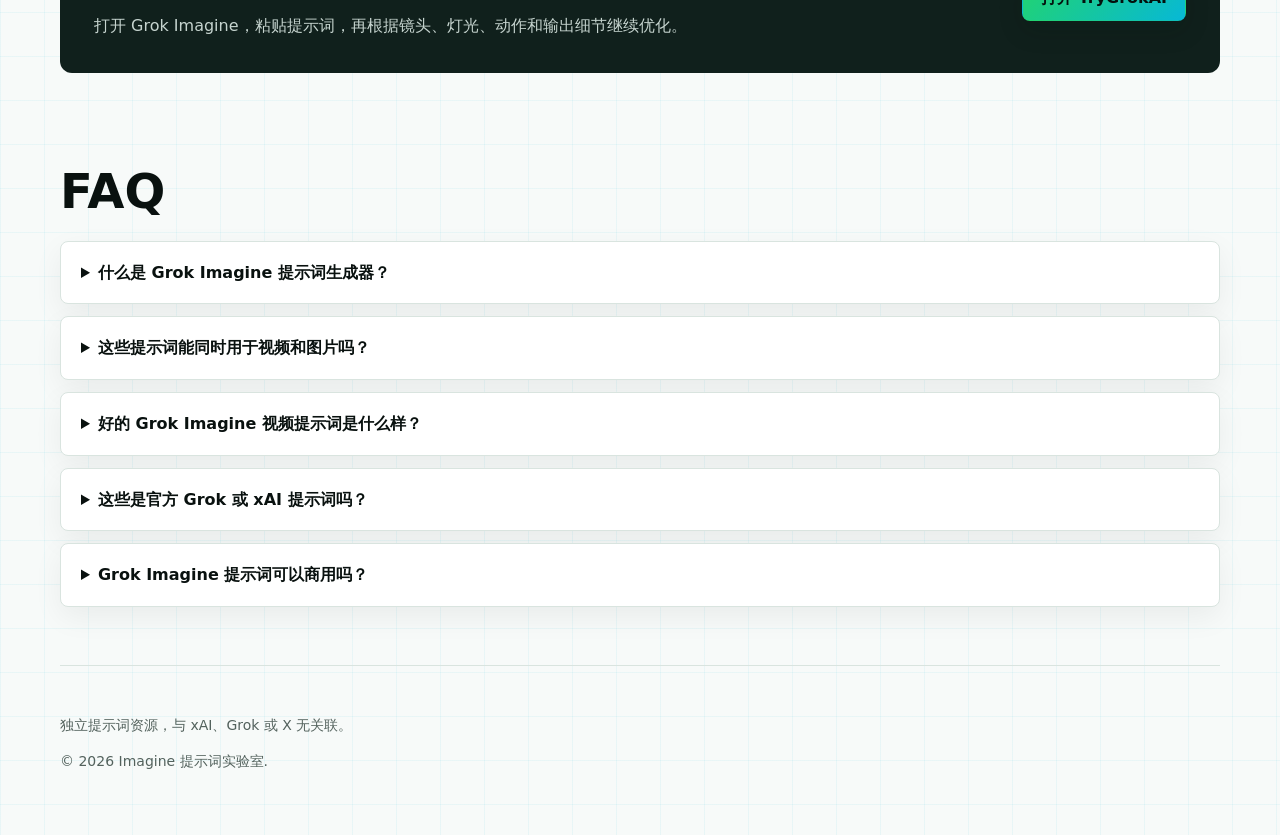
<file: zh-cn/index.html>
<!doctype html><html lang="zh-CN"><head><meta charset="utf-8"><meta name="viewport" content="width=device-width, initial-scale=1"><title>Grok Imagine 提示词生成器｜视频和图片提示词模板</title><meta name="description" content="为 Grok Imagine 创建可复制的视频、图片、电影感场景、产品图、人像和社交短视频提示词模板。"><meta name="robots" content="index,follow"><link rel="canonical" href="https://xianyu110.github.io/grok-imagine-prompt-generator/zh-cn/">
  <link rel="alternate" hreflang="en-US" href="https://xianyu110.github.io/grok-imagine-prompt-generator/">
  <link rel="alternate" hreflang="zh-CN" href="https://xianyu110.github.io/grok-imagine-prompt-generator/zh-cn/">
  <link rel="alternate" hreflang="ja" href="https://xianyu110.github.io/grok-imagine-prompt-generator/ja/">
  <link rel="alternate" hreflang="x-default" href="https://xianyu110.github.io/grok-imagine-prompt-generator/">
<meta property="og:title" content="Grok Imagine 提示词生成器"><meta property="og:description" content="为 Grok Imagine 视频、图片和图生视频工作流生成结构化提示词。"><meta property="og:type" content="website"><meta property="og:url" content="https://xianyu110.github.io/grok-imagine-prompt-generator/zh-cn/"><meta property="og:locale" content="zh_CN"><meta property="og:image" content="https://xianyu110.github.io/grok-imagine-prompt-generator/assets/hero.png"><meta name="twitter:card" content="summary_large_image"><meta name="twitter:title" content="Grok Imagine 提示词生成器"><meta name="twitter:description" content="为 Grok Imagine 视频、图片和图生视频工作流生成结构化提示词。"><meta name="twitter:image" content="https://xianyu110.github.io/grok-imagine-prompt-generator/assets/hero.png"><link rel="stylesheet" href="../styles.css"><script type="application/ld+json">{
  "@context": "https://schema.org",
  "@type": "FAQPage",
  "mainEntity": [
    {
      "@type": "Question",
      "name": "什么是 Grok Imagine 提示词生成器？",
      "acceptedAnswer": {
        "@type": "Answer",
        "text": "它把粗略想法整理成结构化的 AI 图片或视频提示词，包括主体、动作、镜头、灯光、风格和输出格式。"
      }
    },
    {
      "@type": "Question",
      "name": "这些提示词能同时用于视频和图片吗？",
      "acceptedAnswer": {
        "@type": "Answer",
        "text": "可以。模板覆盖图片提示词、视频提示词和图生视频动画提示词。"
      }
    },
    {
      "@type": "Question",
      "name": "好的 Grok Imagine 视频提示词是什么样？",
      "acceptedAnswer": {
        "@type": "Answer",
        "text": "好的视频提示词会清楚描述动作，并包含主体、行为、镜头运动、场景、灯光、情绪和用途。"
      }
    },
    {
      "@type": "Question",
      "name": "这些是官方 Grok 或 xAI 提示词吗？",
      "acceptedAnswer": {
        "@type": "Answer",
        "text": "不是。这是独立提示词资源，与 xAI、Grok 或 X 无关联。"
      }
    },
    {
      "@type": "Question",
      "name": "Grok Imagine 提示词可以商用吗？",
      "acceptedAnswer": {
        "@type": "Answer",
        "text": "商用取决于平台条款、输入素材权利和生成内容权利。商用前请检查最新条款。"
      }
    }
  ]
}</script><script type="application/ld+json">{
  "@context": "https://schema.org",
  "@type": "WebPage",
  "name": "Grok Imagine 提示词生成器｜视频和图片提示词模板",
  "description": "为 Grok Imagine 创建可复制的视频、图片、电影感场景、产品图、人像和社交短视频提示词模板。",
  "url": "https://xianyu110.github.io/grok-imagine-prompt-generator/zh-cn/",
  "inLanguage": "zh-CN",
  "isPartOf": {
    "@type": "WebSite",
    "name": "Grok Imagine 提示词生成器",
    "url": "https://xianyu110.github.io/grok-imagine-prompt-generator/"
  }
}</script></head><body><header class="site-header"><nav class="nav" aria-label="Main navigation"><a class="brand" href="#top"><span class="brand-mark" aria-hidden="true"></span><span>Imagine 提示词实验室</span></a><div class="nav-links"><a href="#builder">生成器</a>
        <a href="#templates">模板</a>
        <a href="#faq">FAQ</a>
        <span class="language-switch" aria-label="Language versions">
          <a href="../">EN</a>
          <a aria-current="page" href="../zh-cn/">中文</a>
          <a href="../ja/">日本語</a>
        </span>
        <a class="button top-cta" href="https://trygrokai.asia/list/" rel="nofollow sponsored">打开 TryGrokAI</a></div></nav></header><main id="top"><section class="hero"><div><h1>Grok Imagine 提示词生成器：生成更好的 AI 视频和图片</h1><p class="hero-copy">快速构建清晰、可复制的 Grok Imagine 提示词，用于电影感视频、图生视频、产品视觉、人像、社交短片和风格化图片。</p><div class="hero-actions"><a class="button primary" href="https://trygrokai.asia/list/" rel="nofollow sponsored">立即尝试 Grok Imagine</a><a class="button secondary" href="#builder">生成提示词</a></div><p class="hero-note">独立提示词资源，与 xAI、Grok 或 X 无关联。</p></div><figure class="hero-card"><img src="../assets/hero.png" alt="Grok Imagine prompt generator illustration"><figcaption class="prompt-ribbon"><span>动作 + 镜头</span><span>灯光 + 风格</span><span>图生视频细节</span></figcaption></figure></section><section class="section" id="builder"><h2>从更好的提示词公式开始</h2><p class="section-lede">强提示词通常包含主体、场景、动作、镜头、视觉风格和约束。使用下面的生成器先得到一版清晰草稿。</p><div class="builder"><form class="panel"><div class="field"><label for="f1">主体</label><input id="f1" value="一台紧凑的 AI 工作站"></div><div class="field"><label for="f2">场景</label><input id="f2" value="明亮的玻璃金属摄影棚，带柔和反射"></div><div class="field"><label for="f3">动作或运动</label><input id="f3" value="启动时界面光效扫过机身表面"></div><div class="field"><label for="f4">镜头</label><input id="f4" value="缓慢推进镜头，浅景深"></div><div class="field"><label for="f5">视觉风格</label><input id="f5" value="电影感商业写实"></div><div class="field"><label for="f6">灯光和情绪</label><input id="f6" value="干净、高级、高对比"></div><div class="field"><label for="format">输出类型</label><select id="format"><option>短 AI 视频</option><option>image prompt</option><option>image-to-video animation</option></select></div></form><div class="output"><div id="prompt-output" class="output-text" aria-live="polite">创建一段 [主体] 在 [地点] 中穿过 [环境/动作] 的电影感视频。使用 [镜头运动]、[镜头/角度]、[灯光风格] 和 [情绪] 氛围。</div><button id="copy-prompt" type="button">Copy Prompt</button></div></div></section><section class="section" id="templates"><h2>可复制的 Grok Imagine 提示词模板</h2><p class="section-lede">选择模板，替换括号里的内容，然后在 Grok Imagine 中测试。</p><div class="grid"><article class="template-card"><h3>电影感视频</h3><p>适合剧情镜头、发布片和视觉故事。</p><code>创建一段 [主体] 在 [地点] 中穿过 [环境/动作] 的电影感视频。使用 [镜头运动]、[镜头/角度]、[灯光风格] 和 [情绪] 氛围。</code><button class="secondary" type="button" data-template="创建一段 [主体] 在 [地点] 中穿过 [环境/动作] 的电影感视频。使用 [镜头运动]、[镜头/角度]、[灯光风格] 和 [情绪] 氛围。">Use template</button></article><article class="template-card"><h3>图生视频</h3><p>适合让现有图片动起来。</p><code>将这张图片动画化为短视频。保持原始主体、构图和视觉风格一致，加入 [具体动作] 和 [镜头运动]。</code><button class="secondary" type="button" data-template="将这张图片动画化为短视频。保持原始主体、构图和视觉风格一致，加入 [具体动作] 和 [镜头运动]。">Use template</button></article><article class="template-card"><h3>产品视频</h3><p>适合商业演示和广告素材。</p><code>创建一个高级产品视频，展示 [产品] 位于 [表面/背景] 上。用 [镜头运动]、[灯光风格] 和 [品牌情绪] 强调 [产品细节]。</code><button class="secondary" type="button" data-template="创建一个高级产品视频，展示 [产品] 位于 [表面/背景] 上。用 [镜头运动]、[灯光风格] 和 [品牌情绪] 强调 [产品细节]。">Use template</button></article><article class="template-card"><h3>人像图片</h3><p>适合风格化或写实人物视觉。</p><code>生成 [主体描述] 在 [场景] 中的高质量人像，使用 [灯光]、[镜头角度] 和 [视觉风格]。</code><button class="secondary" type="button" data-template="生成 [主体描述] 在 [场景] 中的高质量人像，使用 [灯光]、[镜头角度] 和 [视觉风格]。">Use template</button></article><article class="template-card"><h3>社交短视频</h3><p>适合快速读懂的竖屏创意。</p><code>创建一段竖屏短视频概念，展示 [主体] 在 [场景] 中做 [动作]，第一秒要有强视觉吸引力。</code><button class="secondary" type="button" data-template="创建一段竖屏短视频概念，展示 [主体] 在 [场景] 中做 [动作]，第一秒要有强视觉吸引力。">Use template</button></article><article class="template-card"><h3>品牌活动</h3><p>适合落地页首屏和广告创意。</p><code>为 [品牌/产品/品类] 创建面向 [受众] 的品牌视觉，传达 [利益点/情绪]。</code><button class="secondary" type="button" data-template="为 [品牌/产品/品类] 创建面向 [受众] 的品牌视觉，传达 [利益点/情绪]。">Use template</button></article></div></section><section class="section"><h2>提高结果质量的提示词技巧</h2><div class="tips"><article class="tip"><h3>描述动作，而不只是外观</h3><p>使用缓慢推进、手持跟拍、无人机掠过、微距揭示、风吹动或光线扫过等表达。</p></article><article class="tip"><h3>说明输出用途</h3><p>告诉模型结果是广告创意、社交帖子、产品演示、预热视频还是概念图。</p></article><article class="tip"><h3>明确约束</h3><p>写清不要不可读文字、畸形手、杂乱背景和未经授权的名人肖像。</p></article><article class="tip"><h3>克制使用风格词</h3><p>一个镜头想法、一个灯光情绪和一个视觉风格通常比堆叠很多风格更稳。</p></article></div></section><section class="cta-band"><div><h2>准备把提示词变成媒体？</h2><p>打开 Grok Imagine，粘贴提示词，再根据镜头、灯光、动作和输出细节继续优化。</p></div><a class="button primary" href="https://trygrokai.asia/list/" rel="nofollow sponsored">打开 TryGrokAI</a></section><section class="section" id="faq"><h2>FAQ</h2><div class="faq-list"><details class="faq-item"><summary>什么是 Grok Imagine 提示词生成器？</summary><p>它把粗略想法整理成结构化的 AI 图片或视频提示词，包括主体、动作、镜头、灯光、风格和输出格式。</p></details><details class="faq-item"><summary>这些提示词能同时用于视频和图片吗？</summary><p>可以。模板覆盖图片提示词、视频提示词和图生视频动画提示词。</p></details><details class="faq-item"><summary>好的 Grok Imagine 视频提示词是什么样？</summary><p>好的视频提示词会清楚描述动作，并包含主体、行为、镜头运动、场景、灯光、情绪和用途。</p></details><details class="faq-item"><summary>这些是官方 Grok 或 xAI 提示词吗？</summary><p>不是。这是独立提示词资源，与 xAI、Grok 或 X 无关联。</p></details><details class="faq-item"><summary>Grok Imagine 提示词可以商用吗？</summary><p>商用取决于平台条款、输入素材权利和生成内容权利。商用前请检查最新条款。</p></details></div></section></main><footer class="footer"><p>独立提示词资源，与 xAI、Grok 或 X 无关联。</p><p>&copy; <span data-year></span> Imagine 提示词实验室.</p></footer><script src="../script.js"></script></body></html>
</file>
<file: styles.css>
:root {
  --bg: #f7faf9;
  --paper: #ffffff;
  --ink: #09110f;
  --muted: #53625d;
  --line: #d9e4df;
  --green: #23d56b;
  --green-dark: #0b8f45;
  --cyan: #07b8d6;
  --navy: #10201c;
  --soft: #eef8f4;
  --shadow: 0 20px 55px rgba(9, 17, 15, 0.1);
  font-family: Inter, ui-sans-serif, system-ui, -apple-system, BlinkMacSystemFont, "Segoe UI", sans-serif;
}

* {
  box-sizing: border-box;
}

html {
  scroll-behavior: smooth;
}

body {
  margin: 0;
  color: var(--ink);
  background:
    radial-gradient(circle at 18% 20%, rgba(35, 213, 107, 0.12), transparent 26%),
    linear-gradient(rgba(7, 184, 214, 0.06) 1px, transparent 1px),
    linear-gradient(90deg, rgba(7, 184, 214, 0.06) 1px, transparent 1px),
    var(--bg);
  background-size: auto, 44px 44px, 44px 44px, auto;
  line-height: 1.6;
}

a {
  color: inherit;
}

.site-header {
  position: sticky;
  top: 0;
  z-index: 20;
  border-bottom: 1px solid rgba(174, 190, 184, 0.45);
  background: rgba(247, 250, 249, 0.9);
  backdrop-filter: blur(16px);
}

.nav {
  width: min(1160px, calc(100% - 40px));
  min-height: 72px;
  margin: 0 auto;
  display: flex;
  align-items: center;
  justify-content: space-between;
  gap: 24px;
}

.brand {
  display: flex;
  align-items: center;
  gap: 10px;
  font-weight: 850;
  text-decoration: none;
}

.brand-mark {
  width: 32px;
  height: 32px;
  border-radius: 8px;
  background:
    linear-gradient(135deg, var(--green), var(--cyan));
  box-shadow: inset 0 0 0 1px rgba(255, 255, 255, 0.55);
}

.nav-links {
  display: flex;
  align-items: center;
  gap: 18px;
  color: var(--muted);
  font-size: 14px;
  font-weight: 650;
}

.nav-links a {
  text-decoration: none;
}

.language-switch {
  display: inline-flex;
  align-items: center;
  gap: 2px;
  padding: 3px;
  border: 1px solid var(--line);
  border-radius: 8px;
  background: rgba(255, 255, 255, 0.78);
}

.language-switch a {
  padding: 4px 7px;
  border-radius: 6px;
  font-size: 12px;
  color: var(--muted);
}

.language-switch a[aria-current="page"] {
  background: var(--ink);
  color: #fff;
}

.button,
button {
  display: inline-flex;
  align-items: center;
  justify-content: center;
  min-height: 46px;
  padding: 0 18px;
  border: 1px solid transparent;
  border-radius: 8px;
  background: var(--ink);
  color: #fff;
  font: inherit;
  font-weight: 800;
  text-decoration: none;
  cursor: pointer;
  box-shadow: 0 10px 24px rgba(9, 17, 15, 0.16);
}

.button.primary {
  background: linear-gradient(135deg, var(--green), var(--cyan));
  color: #04100d;
}

.button.secondary,
button.secondary {
  background: #fff;
  color: var(--ink);
  border-color: var(--line);
  box-shadow: none;
}

.top-cta {
  min-height: 48px;
  padding-inline: 22px;
  background: var(--green);
  color: #04100d;
}

.hero {
  width: min(1160px, calc(100% - 40px));
  margin: 0 auto;
  padding: 72px 0 46px;
  display: grid;
  grid-template-columns: minmax(0, 1.02fr) minmax(360px, 0.98fr);
  gap: 46px;
  align-items: center;
}

.hero h1 {
  margin: 0;
  max-width: 800px;
  font-size: clamp(42px, 7vw, 76px);
  line-height: 0.99;
  letter-spacing: 0;
}

.hero-copy {
  margin: 24px 0 0;
  max-width: 700px;
  color: var(--muted);
  font-size: clamp(18px, 2vw, 22px);
}

.hero-actions {
  margin-top: 30px;
  display: flex;
  flex-wrap: wrap;
  gap: 12px;
}

.hero-note {
  margin-top: 18px;
  color: var(--muted);
  font-size: 14px;
}

.hero-card {
  border: 1px solid var(--line);
  border-radius: 12px;
  background: var(--paper);
  box-shadow: var(--shadow);
  overflow: hidden;
}

.hero-card img {
  display: block;
  width: 100%;
  aspect-ratio: 16 / 9;
  object-fit: cover;
}

.prompt-ribbon {
  display: grid;
  grid-template-columns: repeat(3, 1fr);
  gap: 8px;
  padding: 12px;
  background: var(--paper);
}

.prompt-ribbon span {
  min-height: 52px;
  padding: 10px;
  border-radius: 8px;
  background: var(--navy);
  color: #eaf8f2;
  font-size: 12px;
  font-weight: 780;
}

.section {
  width: min(1160px, calc(100% - 40px));
  margin: 0 auto;
  padding: 58px 0;
}

.section h2 {
  margin: 0;
  max-width: 820px;
  font-size: clamp(30px, 4vw, 48px);
  line-height: 1.04;
  letter-spacing: 0;
}

.section-lede {
  margin: 16px 0 0;
  max-width: 820px;
  color: var(--muted);
  font-size: 18px;
}

.builder {
  margin-top: 28px;
  display: grid;
  grid-template-columns: 0.9fr 1.1fr;
  gap: 18px;
}

.panel,
.template-card,
.faq-item,
.tip,
.output {
  border: 1px solid var(--line);
  border-radius: 8px;
  background: var(--paper);
  box-shadow: 0 10px 30px rgba(9, 17, 15, 0.06);
}

.panel {
  padding: 22px;
}

.field {
  display: grid;
  gap: 7px;
  margin-bottom: 14px;
}

label {
  font-size: 13px;
  font-weight: 850;
  color: var(--ink);
}

input,
select,
textarea {
  width: 100%;
  min-height: 46px;
  border: 1px solid var(--line);
  border-radius: 8px;
  padding: 11px 12px;
  background: #fbfdfc;
  color: var(--ink);
  font: inherit;
}

textarea {
  min-height: 138px;
  resize: vertical;
}

.output {
  padding: 22px;
  display: flex;
  flex-direction: column;
  gap: 14px;
}

.output-text {
  min-height: 220px;
  padding: 18px;
  border-radius: 8px;
  background: var(--navy);
  color: #eaf8f2;
  font-size: 16px;
  white-space: pre-wrap;
}

.grid {
  display: grid;
  grid-template-columns: repeat(3, 1fr);
  gap: 16px;
  margin-top: 26px;
}

.template-card {
  padding: 20px;
}

.template-card h3,
.tip h3 {
  margin: 0 0 10px;
  font-size: 21px;
  line-height: 1.2;
}

.template-card p,
.tip p {
  margin: 0;
  color: var(--muted);
}

.template-card code {
  display: block;
  margin-top: 14px;
  padding: 14px;
  border-radius: 8px;
  background: #eef8f4;
  color: var(--ink);
  font-family: ui-monospace, SFMono-Regular, Menlo, Consolas, monospace;
  white-space: pre-wrap;
}

.tips {
  display: grid;
  grid-template-columns: repeat(2, 1fr);
  gap: 16px;
  margin-top: 26px;
}

.tip {
  padding: 22px;
}

.cta-band {
  width: min(1160px, calc(100% - 40px));
  margin: 36px auto;
  padding: 34px;
  border-radius: 12px;
  background: var(--navy);
  color: #fff;
  display: grid;
  grid-template-columns: 1fr auto;
  gap: 24px;
  align-items: center;
}

.cta-band h2 {
  margin: 0;
  font-size: clamp(28px, 4vw, 42px);
  line-height: 1.05;
}

.cta-band p {
  margin: 12px 0 0;
  max-width: 720px;
  color: #c6d4cf;
}

.faq-list {
  margin-top: 24px;
  display: grid;
  gap: 12px;
}

.faq-item summary {
  cursor: pointer;
  padding: 18px 20px;
  font-weight: 800;
}

.faq-item p {
  margin: 0;
  padding: 0 20px 18px;
  color: var(--muted);
}

.footer {
  width: min(1160px, calc(100% - 40px));
  margin: 0 auto;
  padding: 34px 0 48px;
  color: var(--muted);
  border-top: 1px solid var(--line);
  font-size: 14px;
}

@media (max-width: 900px) {
  .nav {
    width: min(100% - 28px, 1160px);
  }

  .nav-links a {
    display: none;
  }

  .nav-links .language-switch,
  .nav-links .top-cta {
    display: inline-flex;
  }

  .language-switch a {
    display: inline-flex;
  }

  .hero,
  .builder,
  .cta-band {
    grid-template-columns: 1fr;
  }

  .hero,
  .section,
  .cta-band,
  .footer {
    width: min(100% - 28px, 1160px);
  }

  .hero {
    padding-top: 44px;
  }

  .grid,
  .tips {
    grid-template-columns: 1fr;
  }
}

@media (max-width: 560px) {
  .nav {
    gap: 8px;
    width: min(100% - 20px, 1160px);
  }

  .brand span:last-child {
    display: none;
  }

  .nav-links {
    gap: 8px;
  }

  .language-switch a {
    padding-inline: 5px;
  }

  .top-cta {
    min-width: auto;
    padding-inline: 10px;
    font-size: 14px;
  }

  .hero-actions .button,
  .cta-band .button,
  .output button {
    width: 100%;
  }

  .prompt-ribbon {
    grid-template-columns: 1fr;
  }

  .section {
    padding: 42px 0;
  }
}
</file>
